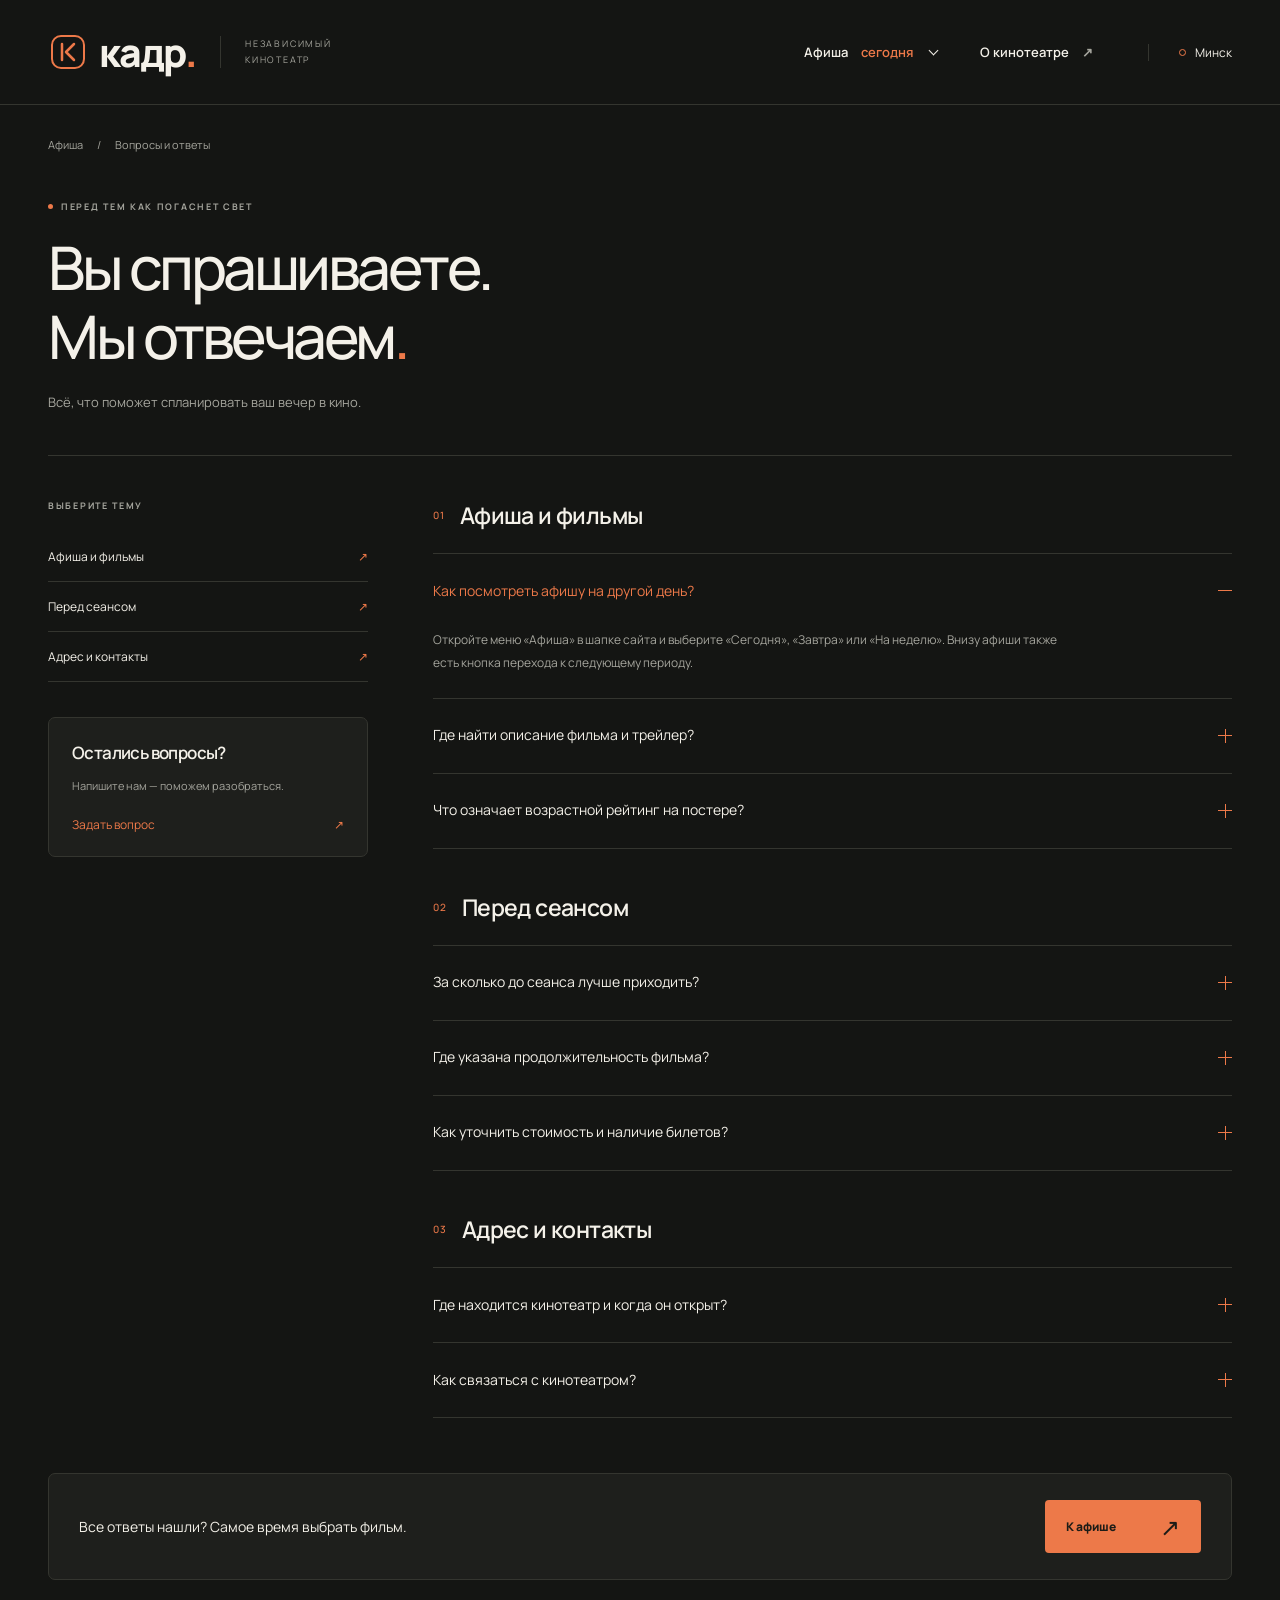
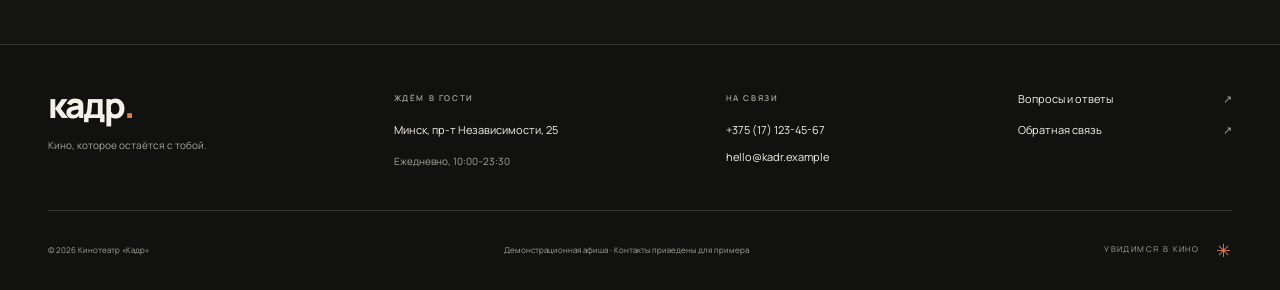
<file: cinema/templates/faq.html>
<!DOCTYPE html>
<html lang="ru">

<head>
  <meta charset="UTF-8">
  <meta name="viewport" content="width=device-width, initial-scale=1.0">
  <meta name="theme-color" content="#141513">
  <meta name="description"
    content="Ответы на частые вопросы о кинотеатре «Кадр»: афиша, фильмы, подготовка к сеансу, адрес и контакты.">
  <title>Вопросы и ответы — кинотеатр «Кадр»</title>
  <link rel="stylesheet" href="../static/style.css">
  <link rel="stylesheet" href="../static/faq.css">
  <script src="../static/schedule.js" defer></script>
</head>

<body data-period="today">
  <a class="skip-link" href="#questions">Перейти к вопросам</a>

  <header class="header">
    <div class="container header-inner">
      <a class="brand" href="/" aria-label="Кадр — главная">
        <svg class="brand-mark" viewBox="0 0 40 40" fill="none" aria-hidden="true">
          <rect x="4" y="4" width="32" height="32" rx="9" stroke="currentColor" stroke-width="2" />
          <path d="M14 12v16m12-16-8 8 8 8" stroke="currentColor" stroke-width="2.5" stroke-linecap="round"
            stroke-linejoin="round" />
        </svg>
        <span>кадр<span class="brand-dot">.</span></span>
      </a>
      <span class="brand-caption">НЕЗАВИСИМЫЙ КИНОТЕАТР</span>
      <nav class="header-nav" aria-label="Основная навигация">
        <details class="schedule-menu">
          <summary class="schedule-toggle">Афиша <span class="menu-period"><span class="only-today">сегодня</span><span
                class="only-tomorrow">завтра</span><span class="only-day-after"
                data-date="day-after">послезавтра</span><span class="only-week">на неделю</span></span><span
              class="chevron" aria-hidden="true"></span></summary>
          <div class="dropdown">
            <a href="/" aria-current="page">Сегодня <span data-date="today">Сегодня</span></a>
            <a href="/tomorrow">Завтра <span data-date="tomorrow">Завтра</span></a>
            <a href="/week">На неделю <span data-date="week">7 дней</span></a>
          </div>
        </details>
        <a class="about-link" href="#contacts">О кинотеатре <span aria-hidden="true">↗</span></a>
      </nav>
      <span class="city"><span class="location-dot" aria-hidden="true"></span> Минск</span>
    </div>
  </header>

  <main class="container faq-page" id="questions">
    <nav class="faq-breadcrumbs" aria-label="Хлебные крошки">
      <a href="/">Афиша</a><span aria-hidden="true">/</span><span aria-current="page">Вопросы и ответы</span>
    </nav>
    <div class="faq-intro">
      <div class="eyebrow"><span></span> ПЕРЕД ТЕМ КАК ПОГАСНЕТ СВЕТ</div>
      <h1>Вы спрашиваете.<br>Мы отвечаем<span class="accent">.</span></h1>
      <p>Всё, что поможет спланировать ваш вечер в кино.</p>
    </div>

    <div class="faq-layout">
      <aside class="faq-sidebar">
        <nav class="faq-categories" aria-label="Темы вопросов">
          <span class="eyebrow">ВЫБЕРИТЕ ТЕМУ</span>
          <a href="#schedule">Афиша и фильмы <span aria-hidden="true">↗</span></a>
          <a href="#visit">Перед сеансом <span aria-hidden="true">↗</span></a>
          <a href="#location">Адрес и контакты <span aria-hidden="true">↗</span></a>
        </nav>
        <div class="faq-support">
          <h2>Остались вопросы?</h2>
          <p>Напишите нам — поможем разобраться.</p>
          <a href="mailto:hello@kadr.example?subject=Вопрос%20о%20кинотеатре">Задать вопрос <span aria-hidden="true">↗</span></a>
        </div>
      </aside>

      <div class="faq-groups">
        <section class="faq-group" id="schedule" aria-labelledby="schedule-title">
          <h2 id="schedule-title"><span class="faq-number" aria-hidden="true">01</span> Афиша и фильмы</h2>
          <details class="faq-item" open>
            <summary>Как посмотреть афишу на другой день?</summary>
            <div class="faq-answer"><p>Откройте меню «Афиша» в шапке сайта и выберите «Сегодня», «Завтра» или «На неделю».
              Внизу афиши также есть кнопка перехода к следующему периоду.</p></div>
          </details>
          <details class="faq-item">
            <summary>Где найти описание фильма и трейлер?</summary>
            <div class="faq-answer"><p>Если у фильма есть отдельная страница, его карточка в афише открывается по нажатию.
              На странице фильма можно прочитать описание, узнать режиссёра и актёров и посмотреть трейлер.</p></div>
          </details>
          <details class="faq-item">
            <summary>Что означает возрастной рейтинг на постере?</summary>
            <div class="faq-answer"><p>Число на постере обозначает возрастную категорию фильма.
              Учитывайте её при выборе фильма для детей. Если сомневаетесь, уточните условия посещения у сотрудников кинотеатра.</p></div>
          </details>
        </section>

        <section class="faq-group" id="visit" aria-labelledby="visit-title">
          <h2 id="visit-title"><span class="faq-number" aria-hidden="true">02</span> Перед сеансом</h2>
          <details class="faq-item">
            <summary>За сколько до сеанса лучше приходить?</summary>
            <div class="faq-answer"><p>Приходите за 15–20 минут: так будет время забрать билеты,
              выбрать напитки и найти свой ряд.</p></div>
          </details>
          <details class="faq-item">
            <summary>Где указана продолжительность фильма?</summary>
            <div class="faq-answer"><p>Продолжительность в минутах указана под постером в афише,
              рядом с флагом страны, а также на отдельной странице фильма.</p></div>
          </details>
          <details class="faq-item">
            <summary>Как уточнить стоимость и наличие билетов?</summary>
            <div class="faq-answer"><p>Позвоните по номеру <a href="tel:+375171234567">+375 (17) 123-45-67</a>.
              Сотрудники кинотеатра помогут уточнить информацию о выбранном сеансе.</p></div>
          </details>
        </section>

        <section class="faq-group" id="location" aria-labelledby="location-title">
          <h2 id="location-title"><span class="faq-number" aria-hidden="true">03</span> Адрес и контакты</h2>
          <details class="faq-item">
            <summary>Где находится кинотеатр и когда он открыт?</summary>
            <div class="faq-answer"><p>Наш адрес: Минск, пр-т Независимости, 25.
              Кинотеатр открыт ежедневно с 10:00 до 23:30.</p></div>
          </details>
          <details class="faq-item">
            <summary>Как связаться с кинотеатром?</summary>
            <div class="faq-answer"><p>Позвоните по номеру <a href="tel:+375171234567">+375 (17) 123-45-67</a>
              или напишите на <a href="mailto:hello@kadr.example">hello@kadr.example</a>.
              Ссылку на обратную связь вы также найдёте внизу каждой страницы.</p></div>
          </details>
        </section>
      </div>
    </div>

    <div class="faq-return"><span>Все ответы нашли? Самое время выбрать фильм.</span>
      <a class="next-button" href="/">К афише <b aria-hidden="true">↗</b></a>
    </div>
  </main>

  <footer id="contacts">
    <div class="container">
      <div class="footer-main">
        <div class="footer-brand"><a class="brand" href="/">кадр<span class="brand-dot">.</span></a>
          <p>Кино, которое остаётся с тобой.</p>
        </div>
        <div class="footer-column">
          <h2>ЖДЁМ В ГОСТИ</h2>
          <p>Минск, пр-т Независимости, 25</p><span>Ежедневно, 10:00–23:30</span>
        </div>
        <div class="footer-column">
          <h2>НА СВЯЗИ</h2><a href="tel:+375171234567">+375 (17) 123-45-67</a><a
            href="mailto:hello@kadr.example">hello@kadr.example</a>
        </div>
        <nav class="footer-links" aria-label="Помощь"><a href="#questions" aria-current="page">Вопросы и ответы <span
              aria-hidden="true">↗</span></a><a href="mailto:hello@kadr.example?subject=Обратная%20связь">Обратная связь
            <span aria-hidden="true">↗</span></a></nav>
      </div>
      <div class="footer-bottom"><span>© 2026 Кинотеатр «Кадр»</span><span>Демонстрационная афиша · Контакты приведены
          для примера</span><span class="footer-sign">УВИДИМСЯ В КИНО <span aria-hidden="true">✳</span></span></div>
    </div>
  </footer>
</body>

</html>
</file>
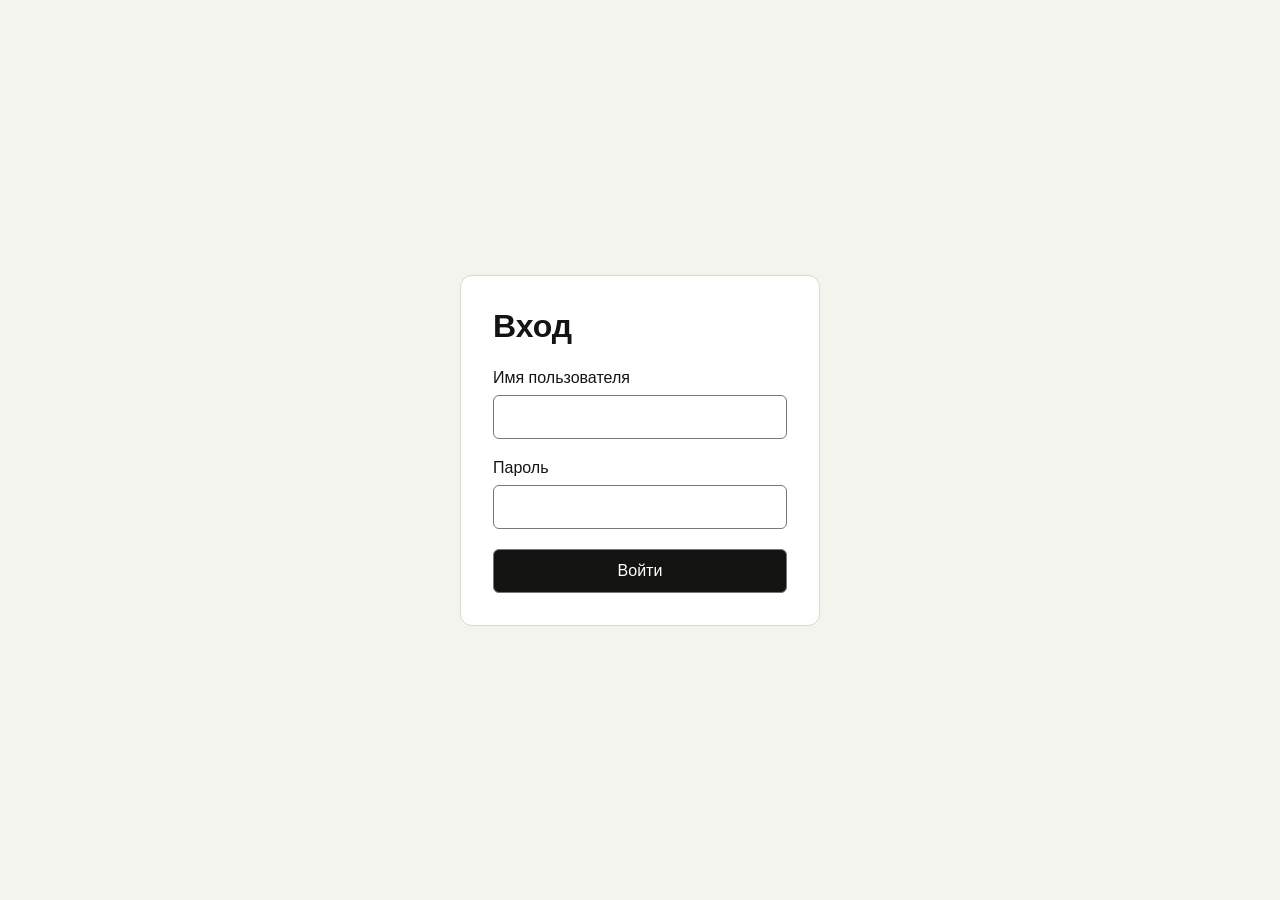
<file: cinema/templates/login.html>
<!DOCTYPE html>
<html lang="ru">

<head>
  <meta charset="UTF-8">
  <meta name="viewport" content="width=device-width, initial-scale=1.0">
  <title>Вход — Кадр</title>
  <style>
    * { box-sizing: border-box; }

    body {
      margin: 0;
      min-height: 100vh;
      display: grid;
      place-items: center;
      padding: 24px;
      font-family: Arial, sans-serif;
      color: #141513;
      background: #f4f4ef;
    }

    main {
      width: 100%;
      max-width: 360px;
      padding: 32px;
      border: 1px solid #d9d9d0;
      border-radius: 12px;
      background: #fff;
    }

    h1 { margin: 0 0 24px; }
    label { display: block; margin-bottom: 8px; }

    input, button {
      width: 100%;
      padding: 12px;
      border: 1px solid #777;
      border-radius: 6px;
      font: inherit;
    }

    input { margin-bottom: 20px; }
    button { color: #fff; background: #141513; cursor: pointer; }
    button:hover { background: #343630; }
    :focus-visible { outline: 3px solid #486cce; outline-offset: 3px; }
  </style>
</head>

<body>
  <main>
    <h1>Вход</h1>
    <form action="/login" method="post">
      <label for="username">Имя пользователя</label>
      <input type="text" id="username" name="username" autocomplete="username" required>

      <label for="password">Пароль</label>
      <input type="password" id="password" name="password" autocomplete="current-password" required>

      <button type="submit">Войти</button>
    </form>
  </main>
</body>

</html>
</file>
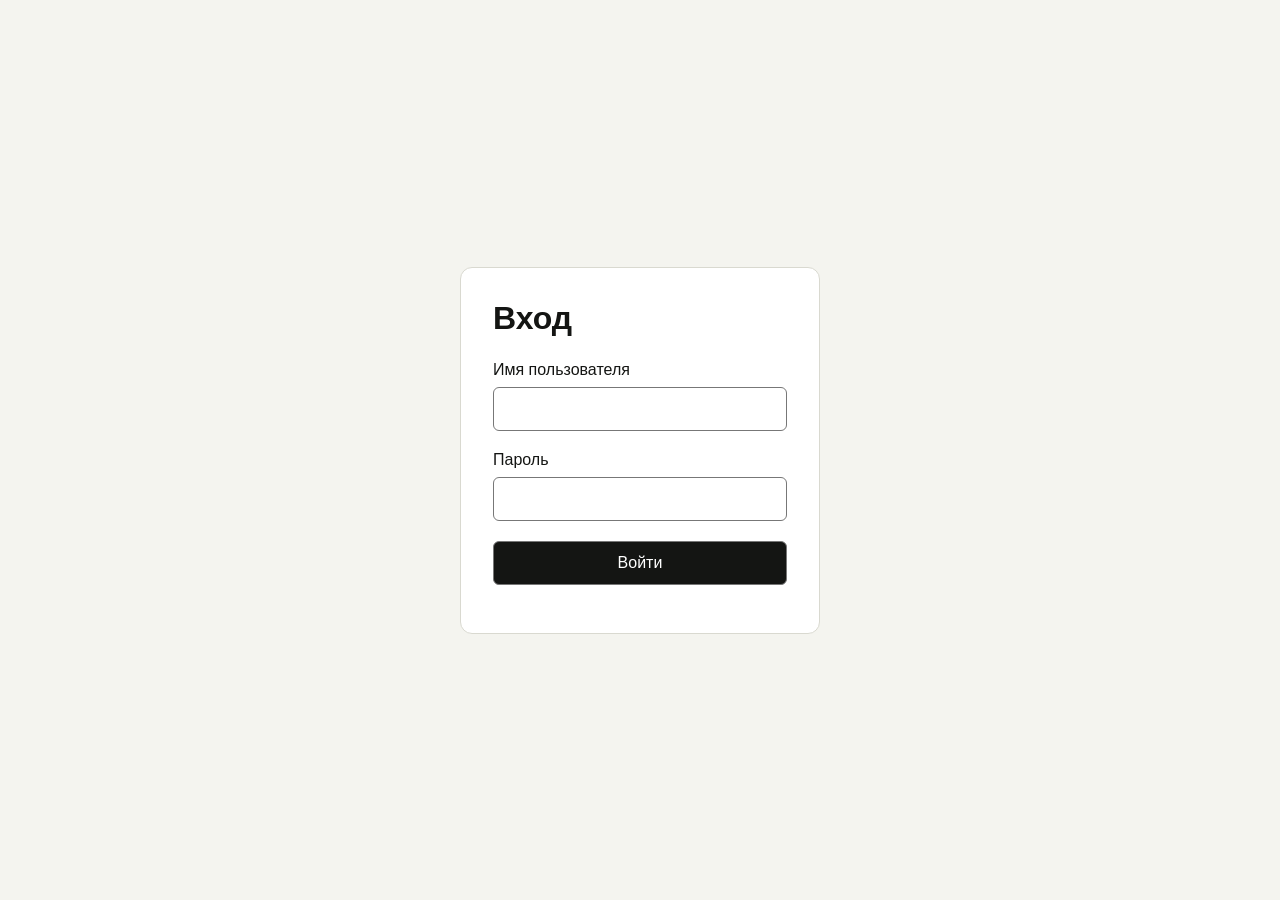
<file: cinema/templates/login_json.html>
<!DOCTYPE html>
<html lang="ru">

<head>
  <meta charset="UTF-8">
  <meta name="viewport" content="width=device-width, initial-scale=1.0">
  <title>Вход — Кадр</title>
  <style>
    * { box-sizing: border-box; }

    body {
      margin: 0;
      min-height: 100vh;
      display: grid;
      place-items: center;
      padding: 24px;
      font-family: Arial, sans-serif;
      color: #141513;
      background: #f4f4ef;
    }

    main {
      width: 100%;
      max-width: 360px;
      padding: 32px;
      border: 1px solid #d9d9d0;
      border-radius: 12px;
      background: #fff;
    }

    h1 { margin: 0 0 24px; }
    label { display: block; margin-bottom: 8px; }

    input, button {
      width: 100%;
      padding: 12px;
      border: 1px solid #777;
      border-radius: 6px;
      font: inherit;
    }

    input { margin-bottom: 20px; }
    button { color: #fff; background: #141513; cursor: pointer; }
    button:hover { background: #343630; }
    :focus-visible { outline: 3px solid #486cce; outline-offset: 3px; }
  </style>
</head>

<body>
  <main>
    <h1>Вход</h1>
    <form id="login-form" action="/login" method="post">
      <label for="username">Имя пользователя</label>
      <input type="text" id="username" name="username" autocomplete="username" required>

      <label for="password">Пароль</label>
      <input type="password" id="password" name="password" autocomplete="current-password" required>

      <button type="submit">Войти</button>
    </form>
    <p id="status" role="status" aria-live="polite"></p>
  </main>
  <script>
    const form = document.getElementById('login-form');
    const status = document.getElementById('status');
    const button = form.querySelector('button');

    form.addEventListener('submit', async (event) => {
      event.preventDefault();
      button.disabled = true;
      status.textContent = 'Выполняется вход…';

      try {
        const response = await fetch('/login_json', {
          method: 'POST',
          headers: { 'Content-Type': 'application/json' },
          body: JSON.stringify({
            username: form.elements.username.value,
            password: form.elements.password.value
          })
        });

        status.textContent = response.ok
          ? 'Вход выполнен успешно.'
          : `Не удалось войти (код ${response.status}).`;
      } catch (error) {
        status.textContent = 'Ошибка сети. Попробуйте ещё раз.';
      } finally {
        button.disabled = false;
      }
    });
  </script>
</body>

</html>
</file>
<file: cinema/static/style.css>
@import url('https://fonts.googleapis.com/css2?family=Manrope:wght@400;500;600;700;800&display=swap');

:root {
  color-scheme: dark;
  --background: #141513;
  --panel: #1e1f1c;
  --text: #f4f1e9;
  --muted: #a5a59d;
  --line: #34352f;
  --accent: #ed7949;
}

* { box-sizing: border-box; }
html { scroll-behavior: smooth; scroll-padding-top: 25px; }
body { margin: 0; background: var(--background); color: var(--text); font-family: 'Manrope', Arial, sans-serif; -webkit-font-smoothing: antialiased; }
a { color: inherit; text-decoration: none; }
button, summary, a { -webkit-tap-highlight-color: transparent; }
a, button, summary { touch-action: manipulation; }
a:focus-visible, button:focus-visible, summary:focus-visible { outline: 2px solid var(--accent); outline-offset: 6px; border-radius: 3px; }
::selection { background: var(--accent); color: var(--background); }
.container { width: min(1280px, calc(100% - 96px)); margin-inline: auto; }
.skip-link { position: fixed; top: 12px; left: 12px; z-index: 20; padding: 12px 20px; background: var(--accent); color: #141513; transform: translateY(-180%); }
.skip-link:focus { transform: translateY(0); }
.header { border-bottom: 1px solid var(--line); }
.header-inner { min-height: 104px; display: flex; align-items: center; gap: 25px; }
.brand { display: inline-flex; align-items: center; gap: 11px; font-size: 39px; font-weight: 800; letter-spacing: -2px; line-height: 1; }
.brand-mark { width: 40px; height: 40px; color: var(--accent); }
.brand-dot, .accent { color: var(--accent); }
.brand-caption { max-width: 125px; color: var(--muted); font-size: 9px; letter-spacing: 1.8px; line-height: 1.8; border-left: 1px solid var(--line); padding-left: 24px; }
.header-nav { margin-left: auto; display: flex; align-items: center; gap: 40px; font-size: 13px; font-weight: 600; }
.schedule-menu { position: relative; }
.schedule-toggle { list-style: none; display: flex; align-items: center; gap: 13px; cursor: pointer; min-height: 44px; padding: 0; border: 0; background: none; color: inherit; font: inherit; }
summary::-webkit-details-marker { display: none; }
.menu-period { color: var(--accent); }
.chevron { width: 7px; height: 7px; border-right: 1.5px solid currentColor; border-bottom: 1.5px solid currentColor; transform: rotate(45deg); margin: -4px 3px 0 4px; transition: transform .2s; }
.schedule-menu[open] .chevron { transform: translateY(3px) rotate(225deg); }
.dropdown { display: none; position: absolute; top: calc(100% + 12px); left: -18px; width: 255px; padding: 9px; z-index: 5; background: #252621; border: 1px solid #44453c; border-radius: 10px; box-shadow: 0 18px 40px #0008; }
/* После перехода на URL периода новая страница загружает закрытое меню. */
.schedule-menu[open] .dropdown { display: block; }
.dropdown a { display: flex; justify-content: space-between; padding: 13px 12px; border-radius: 5px; }
.dropdown a span { color: var(--muted); font-size: 11px; }
.dropdown a:hover { background: #36372f; color: var(--accent); }
.about-link span { margin-left: 10px; color: var(--muted); }
.about-link:hover, .footer-links a:hover, .footer-column a:hover { color: var(--accent); }
.city { margin-left: 30px; padding-left: 30px; border-left: 1px solid var(--line); font-size: 12px; display: flex; gap: 9px; align-items: center; }
.location-dot { width: 7px; height: 7px; border: 1px solid var(--accent); border-radius: 50%; }
.intro { padding-top: 58px; }
.eyebrow { display: flex; align-items: center; gap: 8px; font-size: 9px; font-weight: 700; letter-spacing: 1.7px; color: var(--muted); }
.eyebrow > span { width: 5px; height: 5px; background: var(--accent); border-radius: 50%; }
.intro-row { display: flex; align-items: center; justify-content: space-between; gap: 24px; margin: 15px 0 36px; }
h1 { margin: 0; font-size: clamp(38px, 4.7vw, 66px); line-height: 1.15; letter-spacing: -3.5px; font-weight: 500; }
.intro-description { margin: 0; font-size: 12px; line-height: 1.9; color: var(--muted); }
.schedule-bar { border-top: 1px solid var(--line); padding: 22px 0 28px; display: flex; align-items: center; gap: 27px; }
.date-label { display: flex; gap: 11px; align-items: center; font-size: 12px; font-weight: 600; }
.date-label svg { width: 18px; height: 18px; color: var(--accent); }
.film-count { margin: 0; font-size: 11px; color: var(--muted); }
.count-divider { margin: 0 13px; color: #55564b; }
.format { margin-left: auto; font-size: 8px; letter-spacing: 1.4px; color: var(--muted); }
.format > span { margin-left: 12px; font-size: 16px; color: var(--accent); }
.movie-grid { display: grid; grid-template-columns: repeat(3, minmax(0, 1fr)); column-gap: 28px; row-gap: 43px; }
.movie-card { min-width: 0; }
.movie-card-link { display: block; border-radius: 7px; }
.movie-card-link:hover h2 { color: var(--accent); }
.poster { position: relative; overflow: hidden; aspect-ratio: 2 / 2.8; background: var(--panel); border-radius: 7px; isolation: isolate; }
.poster::after { content: ''; position: absolute; inset: 60% 0 0; background: linear-gradient(transparent, #0006); pointer-events: none; }
.poster img { display: block; width: 100%; height: 100%; object-fit: cover; transition: transform .5s ease; }
.movie-card:hover .poster img { transform: scale(1.025); }
.poster-tag { position: absolute; top: 16px; left: 16px; max-width: calc(100% - 80px); padding: 8px 10px; border-radius: 3px; font-size: 8px; font-weight: 800; letter-spacing: .8px; background: var(--accent); color: #201b14; }
.tag-light { background: #f1eee6; color: #262720; }
.age { position: absolute; bottom: 15px; right: 15px; z-index: 1; display: grid; place-items: center; min-width: 34px; height: 29px; border: 1px solid #ffffff65; border-radius: 4px; background: #1118; color: white; font-size: 11px; font-weight: 600; backdrop-filter: blur(8px); }
.movie-meta { display: flex; gap: 13px; margin: 19px 0 9px; color: var(--muted); font-size: 10px; }
.movie-meta > span + span { border-left: 1px solid #4b4c43; padding-left: 13px; }
h2 { margin: 0; font-size: clamp(17px, 1.7vw, 23px); font-weight: 600; line-height: 1.4; letter-spacing: -.6px; }
.genres { margin: 8px 0 0; font-size: 11px; color: var(--muted); line-height: 1.6; }
.genres span { margin: 0 7px; color: #64655a; }
.next-day { margin: 59px 0 66px; padding: 29px 32px; border: 1px solid var(--line); border-radius: 7px; display: flex; align-items: center; justify-content: space-between; gap: 24px; background: linear-gradient(110deg, #22231d, #191a17); }
.next-day .eyebrow { font-size: 8px; letter-spacing: 1.4px; }
.next-day p { margin: 10px 0 0; font-size: 25px; letter-spacing: -.8px; }
.next-day p > span { color: var(--muted); }
.next-button { display: inline-flex; align-items: center; justify-content: center; gap: 18px; min-height: 53px; padding: 0 21px; background: var(--accent); color: #1d1c17; border-radius: 4px; font-size: 12px; font-weight: 800; transition: background .2s; }
.next-button > span { padding-left: 17px; border-left: 1px solid #25231540; font-size: 10px; font-weight: 500; }
.next-button b { font-size: 24px; font-weight: 400; margin-left: 9px; }
.next-button:hover { background: #ff9565; }
footer { border-top: 1px solid var(--line); background: #11120f; }
.footer-main { padding: 43px 0 36px; display: grid; grid-template-columns: 1.2fr 1.15fr 1fr .8fr; gap: 24px; }
.footer-brand .brand { font-size: 35px; gap: 0; }
.footer-brand p { margin: 15px 0 0; font-size: 10px; color: var(--muted); }
.footer-column h2 { margin: 4px 0 18px; font-size: 8px; letter-spacing: 1.6px; color: var(--muted); }
.footer-column p, .footer-column a { font-size: 11px; margin: 0 0 9px; display: block; line-height: 1.6; }
.footer-column > span { font-size: 10px; color: var(--muted); }
.footer-links { display: flex; flex-direction: column; gap: 16px; padding-top: 3px; font-size: 11px; }
.footer-links a { display: flex; justify-content: space-between; gap: 10px; }
.footer-links span { color: var(--muted); }
.footer-bottom { display: flex; justify-content: space-between; gap: 20px; align-items: center; border-top: 1px solid var(--line); padding: 23px 0; font-size: 8px; color: var(--muted); line-height: 1.8; }
.footer-sign { letter-spacing: 1.4px; }
.footer-sign span { margin-left: 13px; color: var(--accent); font-size: 18px; vertical-align: middle; }
.faq { display: none; border-top: 1px solid var(--line); padding: 15px 0; }
.faq:target { display: block; }
.faq details { padding: 14px 0; font-size: 12px; }
.faq summary { cursor: pointer; }
.faq p { max-width: 650px; color: var(--muted); line-height: 1.8; }

/* Flask задаёт период по URL страницы. */
.only-today, .only-tomorrow, .only-day-after, .only-week { display: none; }
body[data-period="today"] .only-today,
body[data-period="tomorrow"] .only-tomorrow,
body[data-period="day-after"] .only-day-after,
body[data-period="week"] .only-week { display: inline; }
body[data-period="today"] .next-button.only-today,
body[data-period="tomorrow"] .next-button.only-tomorrow,
body[data-period="day-after"] .next-button.only-day-after,
body[data-period="week"] .next-button.only-week { display: inline-flex; }

@media (min-width: 1500px) { .container { width: min(1320px, calc(100% - 160px)); } }
@media (max-width: 1000px) {
  .container { width: calc(100% - 56px); }
  .brand-caption { display: none; }
  .header-inner { min-height: 86px; }
  .intro-description { font-size: 11px; }
  h1 { letter-spacing: -2px; }
  .movie-grid { gap: 34px 20px; }
  .poster-tag { top: 12px; left: 12px; font-size: 7px; padding: 7px; }
  .next-day { padding: 25px; }
  .next-day p { font-size: 22px; }
  .footer-main { grid-template-columns: 1fr 1fr; gap: 32px; }
}
@media (max-width: 700px) {
  .container { width: calc(100% - 36px); }
  .header-inner { min-height: 78px; gap: 12px; }
  .brand { font-size: 31px; gap: 7px; }
  .brand-mark { width: 32px; height: 32px; }
  .header-nav { gap: 0; font-size: 12px; }
  .about-link, .city { display: none; }
  .schedule-toggle { gap: 8px; }
  .dropdown { left: auto; right: 0; width: 235px; }
  .intro { padding-top: 35px; }
  .eyebrow { font-size: 7px; letter-spacing: 1.25px; }
  .intro-row { display: block; margin: 18px 0 25px; }
  h1 { font-size: clamp(30px, 8vw, 48px); letter-spacing: -1.8px; }
  .intro-description { margin-top: 17px; font-size: 11px; line-height: 1.8; }
  .intro-description br { display: none; }
  .schedule-bar { gap: 12px; justify-content: space-between; padding: 19px 0 23px; }
  .date-label { font-size: 10px; gap: 7px; }
  .film-count { font-size: 10px; }
  .count-divider, .format { display: none; }
  .film-count { font-size: 0; }
  .film-count > span:not(.count-divider) { font-size: 10px; }
  .movie-grid { grid-template-columns: repeat(2, minmax(0, 1fr)); gap: 28px 14px; }
  .poster { border-radius: 5px; aspect-ratio: 2 / 3; }
  .poster-tag { max-width: calc(100% - 16px); top: 8px; left: 8px; font-size: 6px; padding: 6px; letter-spacing: .2px; }
  .age { bottom: 9px; right: 9px; min-width: 29px; height: 25px; font-size: 10px; }
  .movie-meta { margin: 13px 0 7px; font-size: 9px; gap: 9px; }
  .movie-meta > span + span { padding-left: 9px; }
  h2 { font-size: 16px; letter-spacing: -.3px; }
  .genres { font-size: 10px; margin-top: 6px; }
  .genres span { margin: 0 3px; }
  .next-day { margin: 37px 0 40px; padding: 23px; flex-direction: column; align-items: stretch; gap: 22px; }
  .next-day p { font-size: 23px; }
  .next-button { min-height: 51px; gap: 12px; }
  .next-button > span { padding-left: 12px; }
  .next-button b { margin-left: auto; }
  .footer-main { padding-top: 31px; grid-template-columns: 1fr 1fr; gap: 29px 18px; }
  .footer-brand { grid-column: 1 / -1; }
  .footer-links { grid-column: 1 / -1; flex-direction: row; gap: 25px; }
  .footer-links a { gap: 12px; }
  .footer-bottom { flex-wrap: wrap; gap: 10px 20px; }
  .footer-bottom > span:nth-child(2) { order: 3; width: 100%; }
}
@media (prefers-reduced-motion: reduce) {
  html { scroll-behavior: auto; }
  *, *::before, *::after { transition: none !important; }
}
</file>
<file: cinema/static/faq.css>
.faq-page { padding-top: 30px; padding-bottom: 64px; }
.faq-breadcrumbs { display: flex; flex-wrap: wrap; gap: 14px; font-size: 11px; line-height: 1.8; color: var(--muted); }
.faq-breadcrumbs a:hover { color: var(--accent); }
.faq-intro { padding: 45px 0 40px; border-bottom: 1px solid var(--line); }
.faq-intro h1 { margin: 20px 0; }
.faq-intro > p { margin: 0; color: var(--muted); font-size: 13px; line-height: 1.8; }
.faq-layout { display: grid; grid-template-columns: minmax(200px, 1fr) minmax(0, 2.5fr); gap: 65px; padding-top: 43px; }
.faq-sidebar { align-self: start; position: sticky; top: 28px; }
.faq-categories { display: flex; flex-direction: column; }
.faq-categories .eyebrow { margin-bottom: 20px; }
.faq-categories a { display: flex; justify-content: space-between; gap: 18px; padding: 16px 0; border-bottom: 1px solid var(--line); font-size: 12px; }
.faq-categories a span { color: var(--accent); }
.faq-categories a:hover { color: var(--accent); }
.faq-support { margin-top: 35px; padding: 23px; border: 1px solid var(--line); border-radius: 7px; background: var(--panel); }
.faq-support h2 { font-size: 17px; }
.faq-support p { margin: 12px 0 20px; color: var(--muted); font-size: 11px; line-height: 1.8; }
.faq-support a { display: flex; justify-content: space-between; gap: 10px; font-size: 12px; color: var(--accent); }
.faq-support a:hover { text-decoration: underline; text-underline-offset: 4px; }
.faq-group + .faq-group { margin-top: 42px; }
.faq-group > h2 { display: flex; align-items: center; gap: 15px; margin-bottom: 22px; font-size: 23px; }
.faq-number { font-size: 10px; font-weight: 500; letter-spacing: 1px; color: var(--accent); }
.faq-item { border-top: 1px solid var(--line); }
.faq-item:last-child { border-bottom: 1px solid var(--line); }
.faq-item summary { display: flex; align-items: center; justify-content: space-between; gap: 24px; min-height: 74px; padding: 22px 0; list-style: none; cursor: pointer; font-size: 14px; line-height: 1.6; }
.faq-item summary::after { content: ''; flex: 0 0 14px; width: 14px; height: 14px; background: linear-gradient(var(--accent), var(--accent)) center / 100% 1px no-repeat, linear-gradient(var(--accent), var(--accent)) center / 1px 100% no-repeat; }
.faq-item[open] summary::after { background-size: 100% 1px, 1px 0; }
.faq-item summary:hover, .faq-item[open] summary { color: var(--accent); }
.faq-answer { padding: 0 38px 23px 0; }
.faq-answer p { margin: 0; max-width: 650px; color: var(--muted); font-size: 12px; line-height: 1.95; }
.faq-answer a { color: var(--text); text-decoration: underline; text-underline-offset: 4px; }
.faq-answer a:hover { color: var(--accent); }
.faq-return { display: flex; justify-content: space-between; align-items: center; gap: 24px; margin-top: 55px; padding: 26px 30px; border: 1px solid var(--line); border-radius: 7px; background: var(--panel); }
.faq-return > span { font-size: 14px; line-height: 1.8; }
.faq-return .next-button { flex-shrink: 0; gap: 35px; }

@media (max-width: 1000px) {
  .faq-layout { gap: 35px; }
  .faq-support { padding: 18px; }
}
@media (max-width: 700px) {
  .faq-page { padding-top: 22px; padding-bottom: 40px; }
  .faq-intro { padding: 30px 0; }
  .faq-intro > p { font-size: 12px; }
  .faq-layout { grid-template-columns: minmax(0, 1fr); gap: 32px; padding-top: 28px; }
  .faq-sidebar { position: static; }
  .faq-categories a { padding-block: 12px; }
  .faq-support { margin-top: 25px; }
  .faq-group > h2 { font-size: 21px; }
  .faq-item summary { font-size: 13px; min-height: 67px; gap: 18px; }
  .faq-answer { padding-right: 0; }
  .faq-answer p { font-size: 11px; }
  .faq-return { margin-top: 35px; flex-direction: column; align-items: stretch; padding: 23px; }
  .faq-return > span { font-size: 13px; }
  .faq-return .next-button { justify-content: space-between; }
}
</file>
